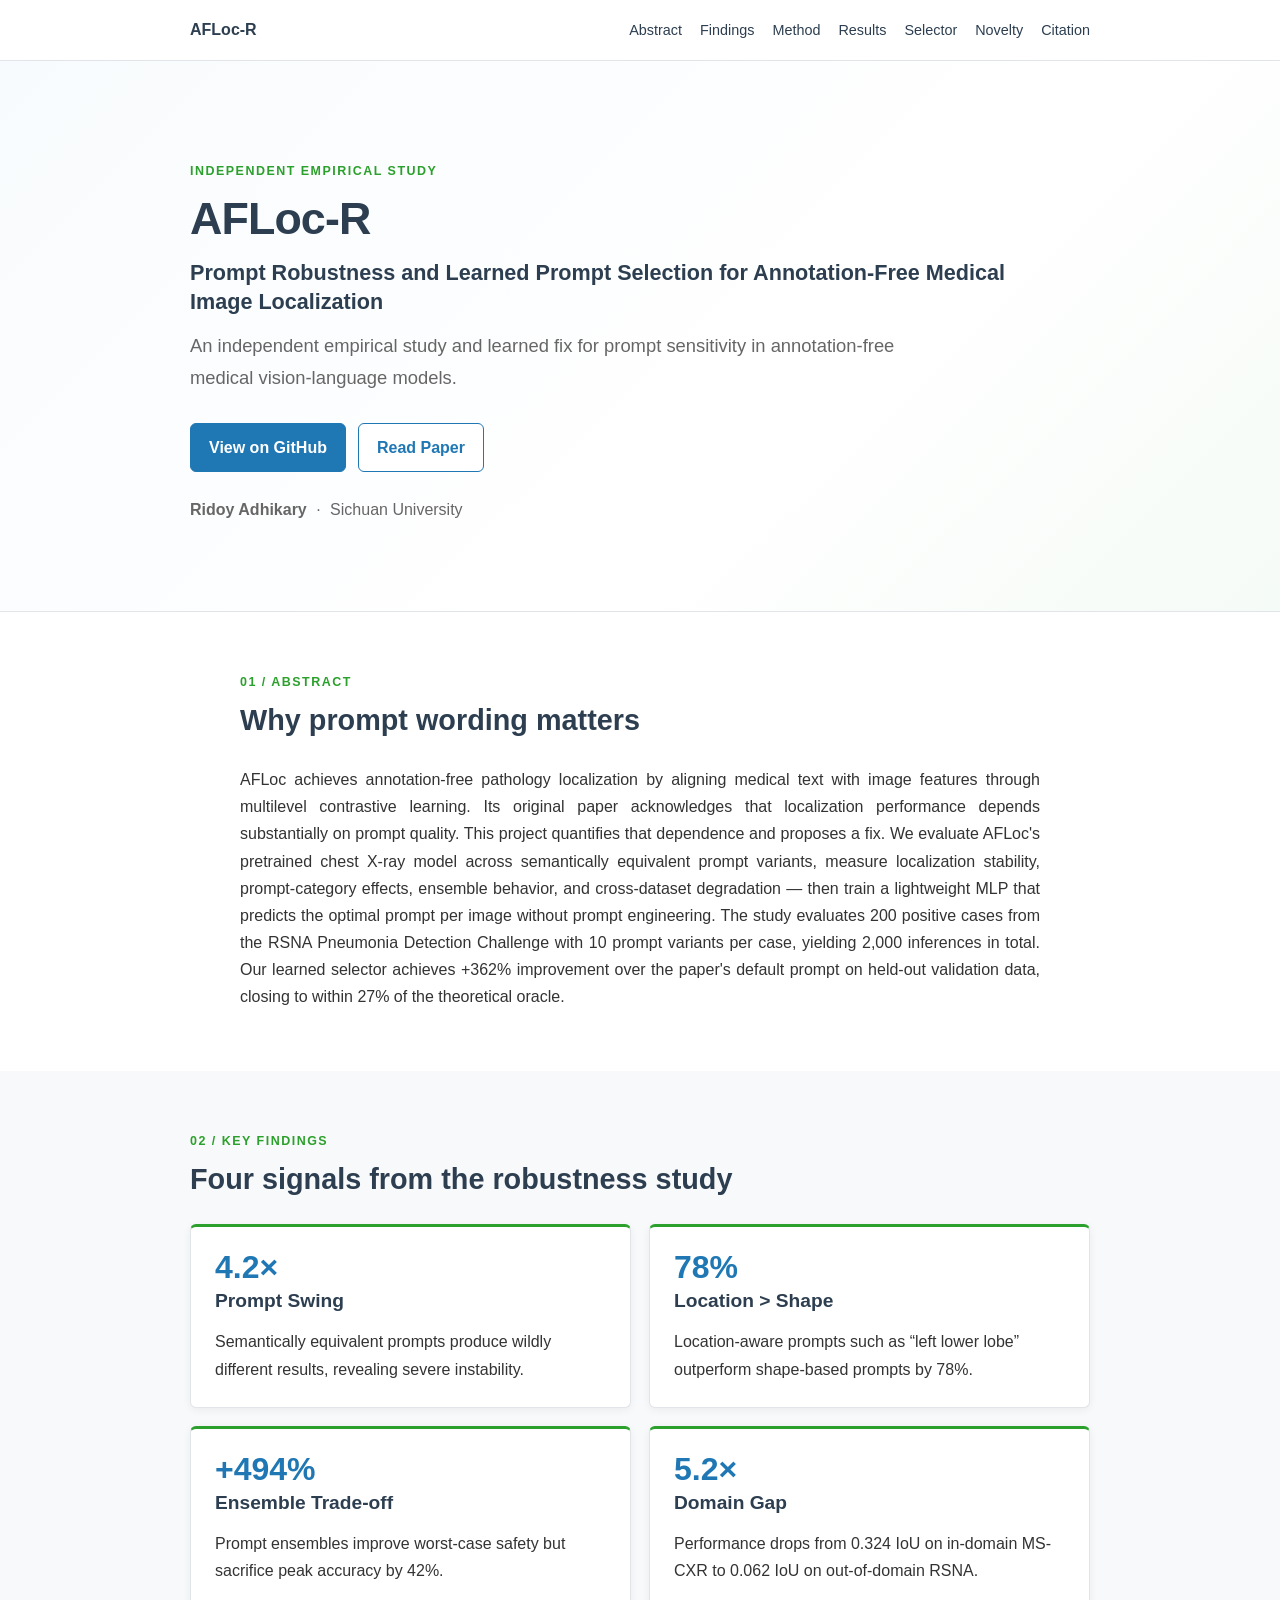
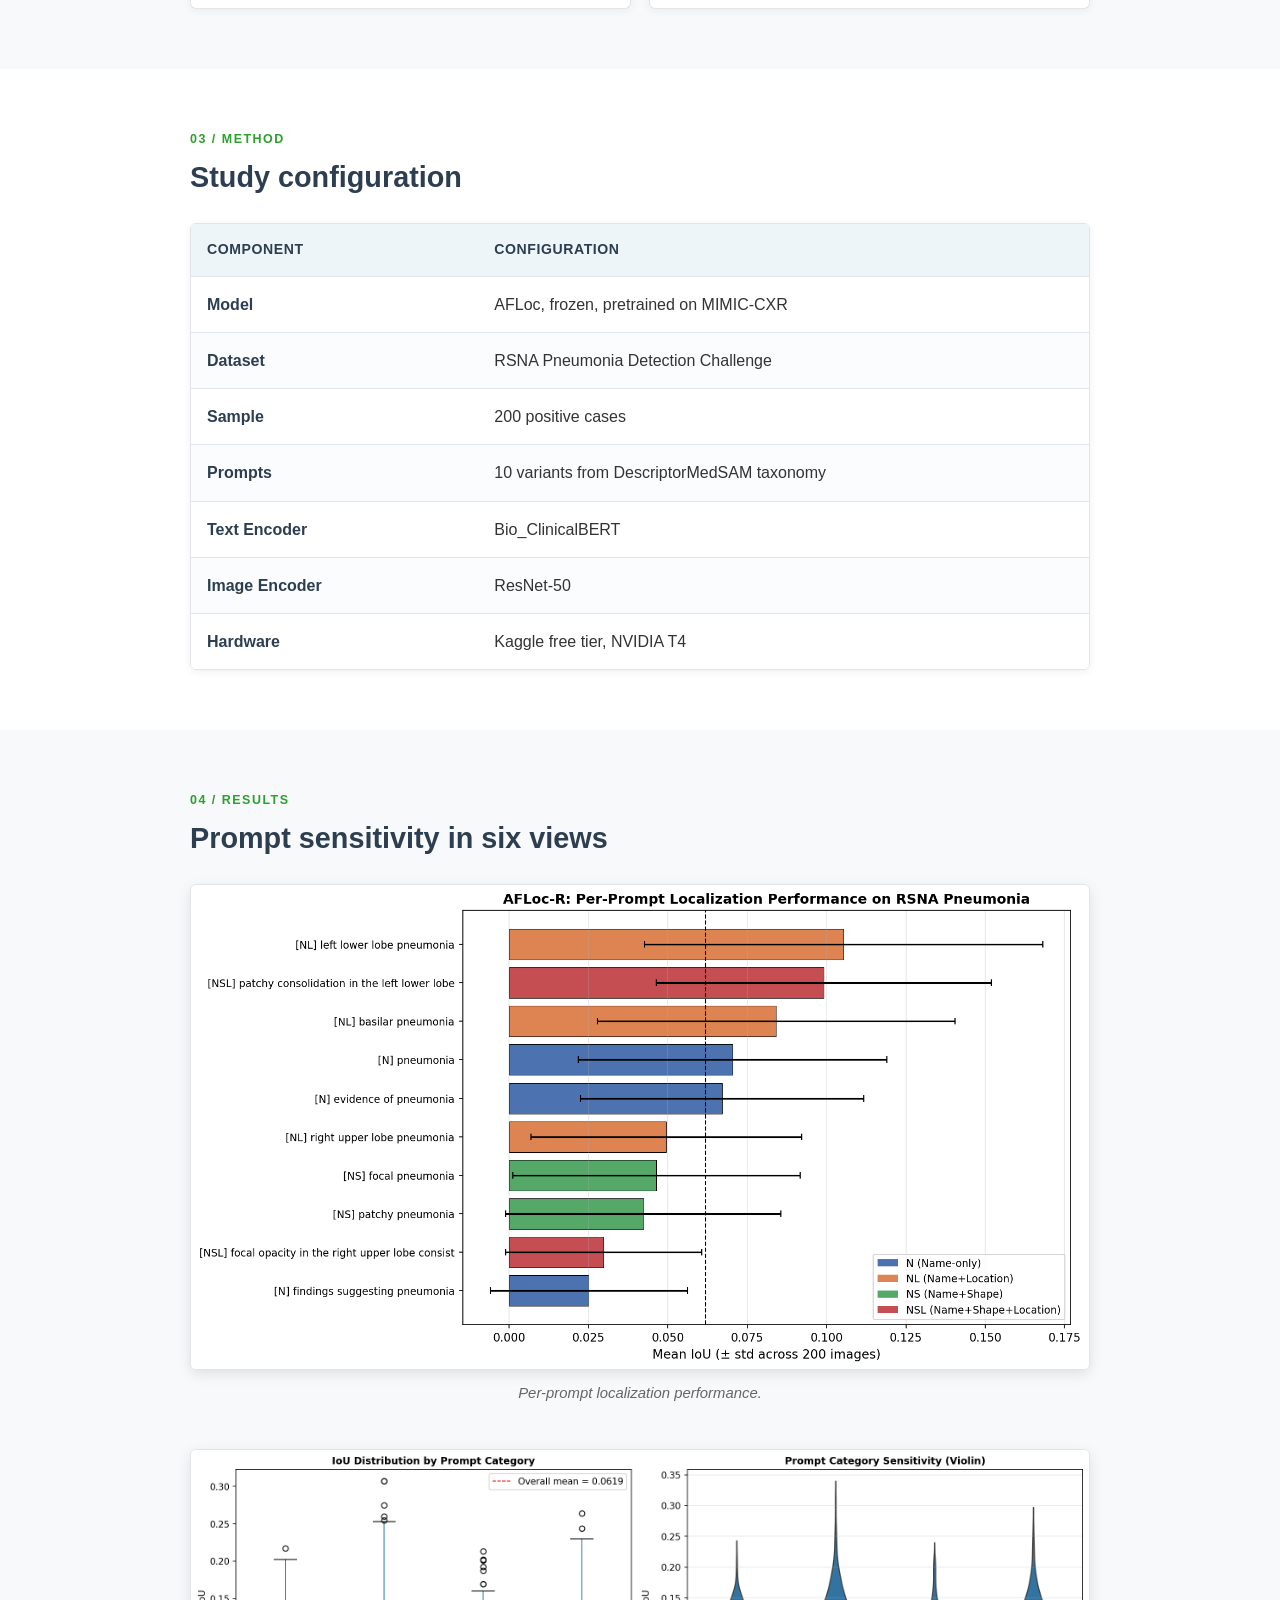
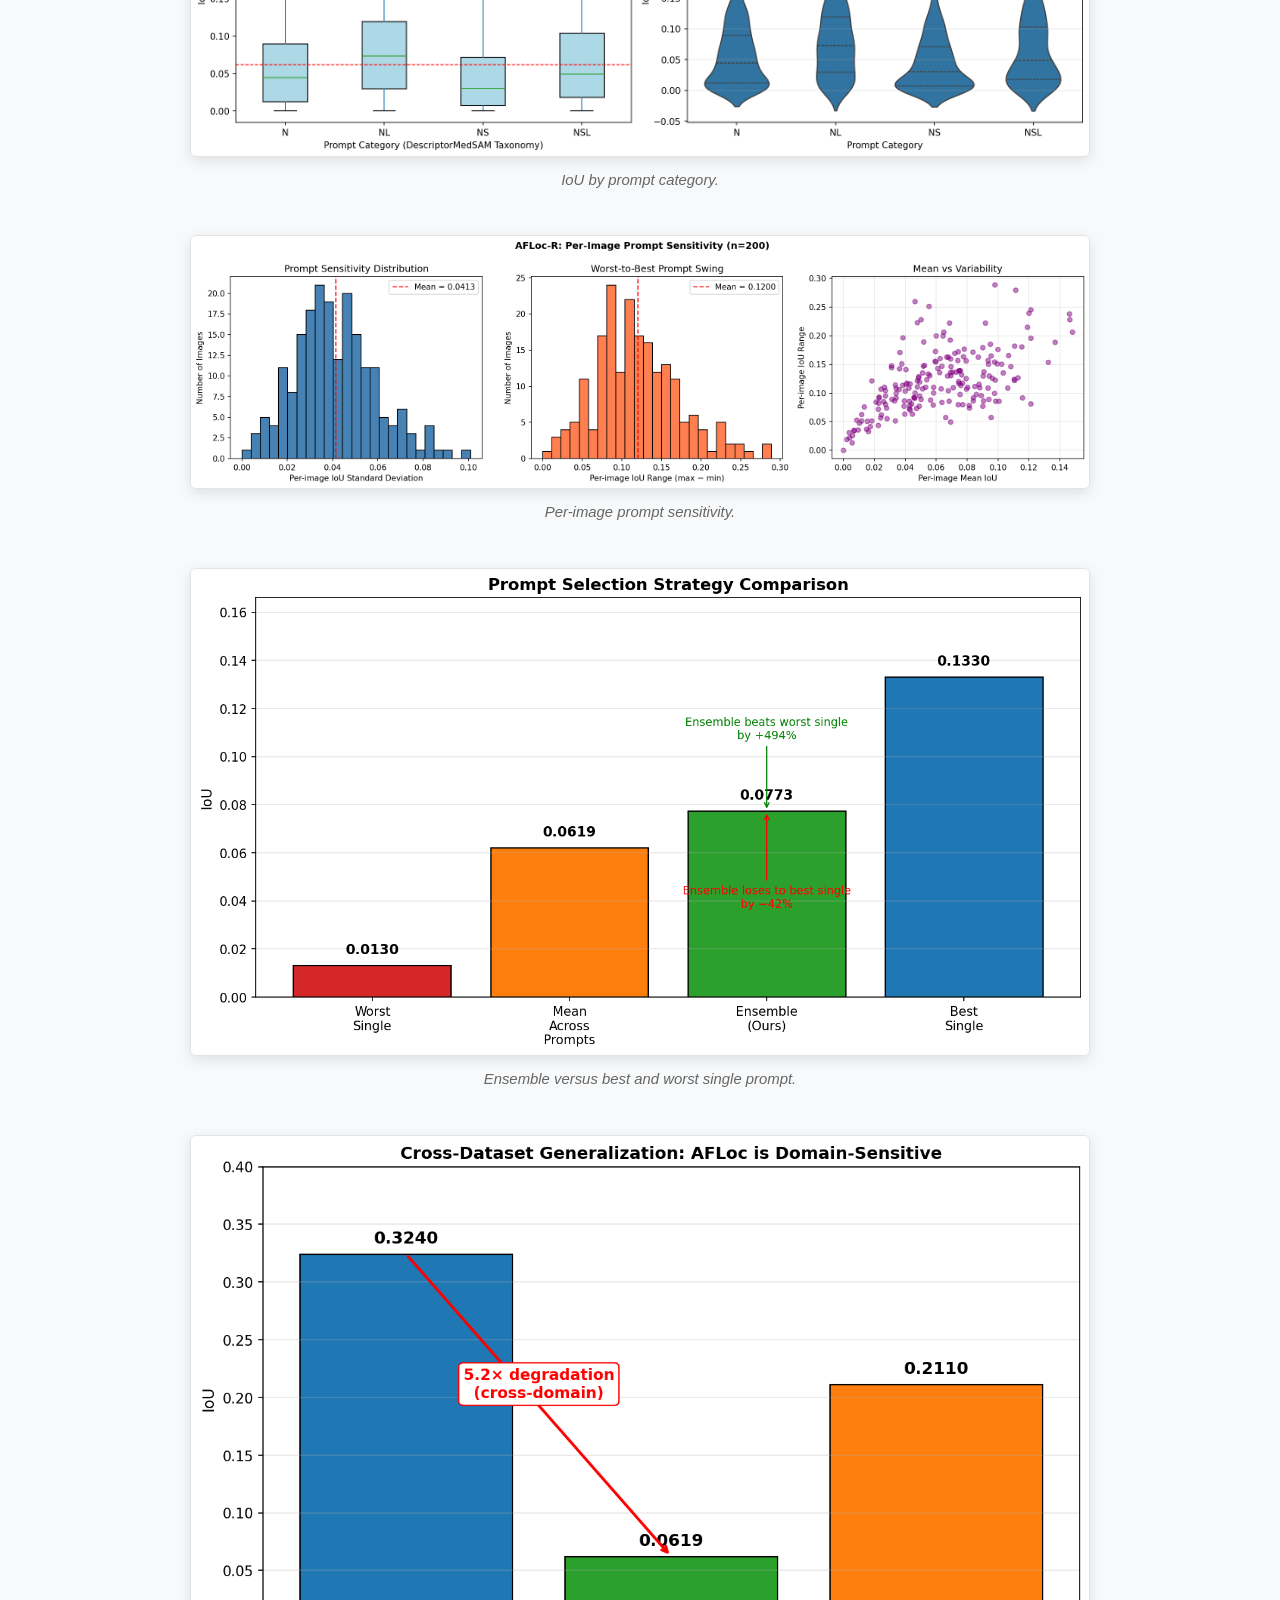
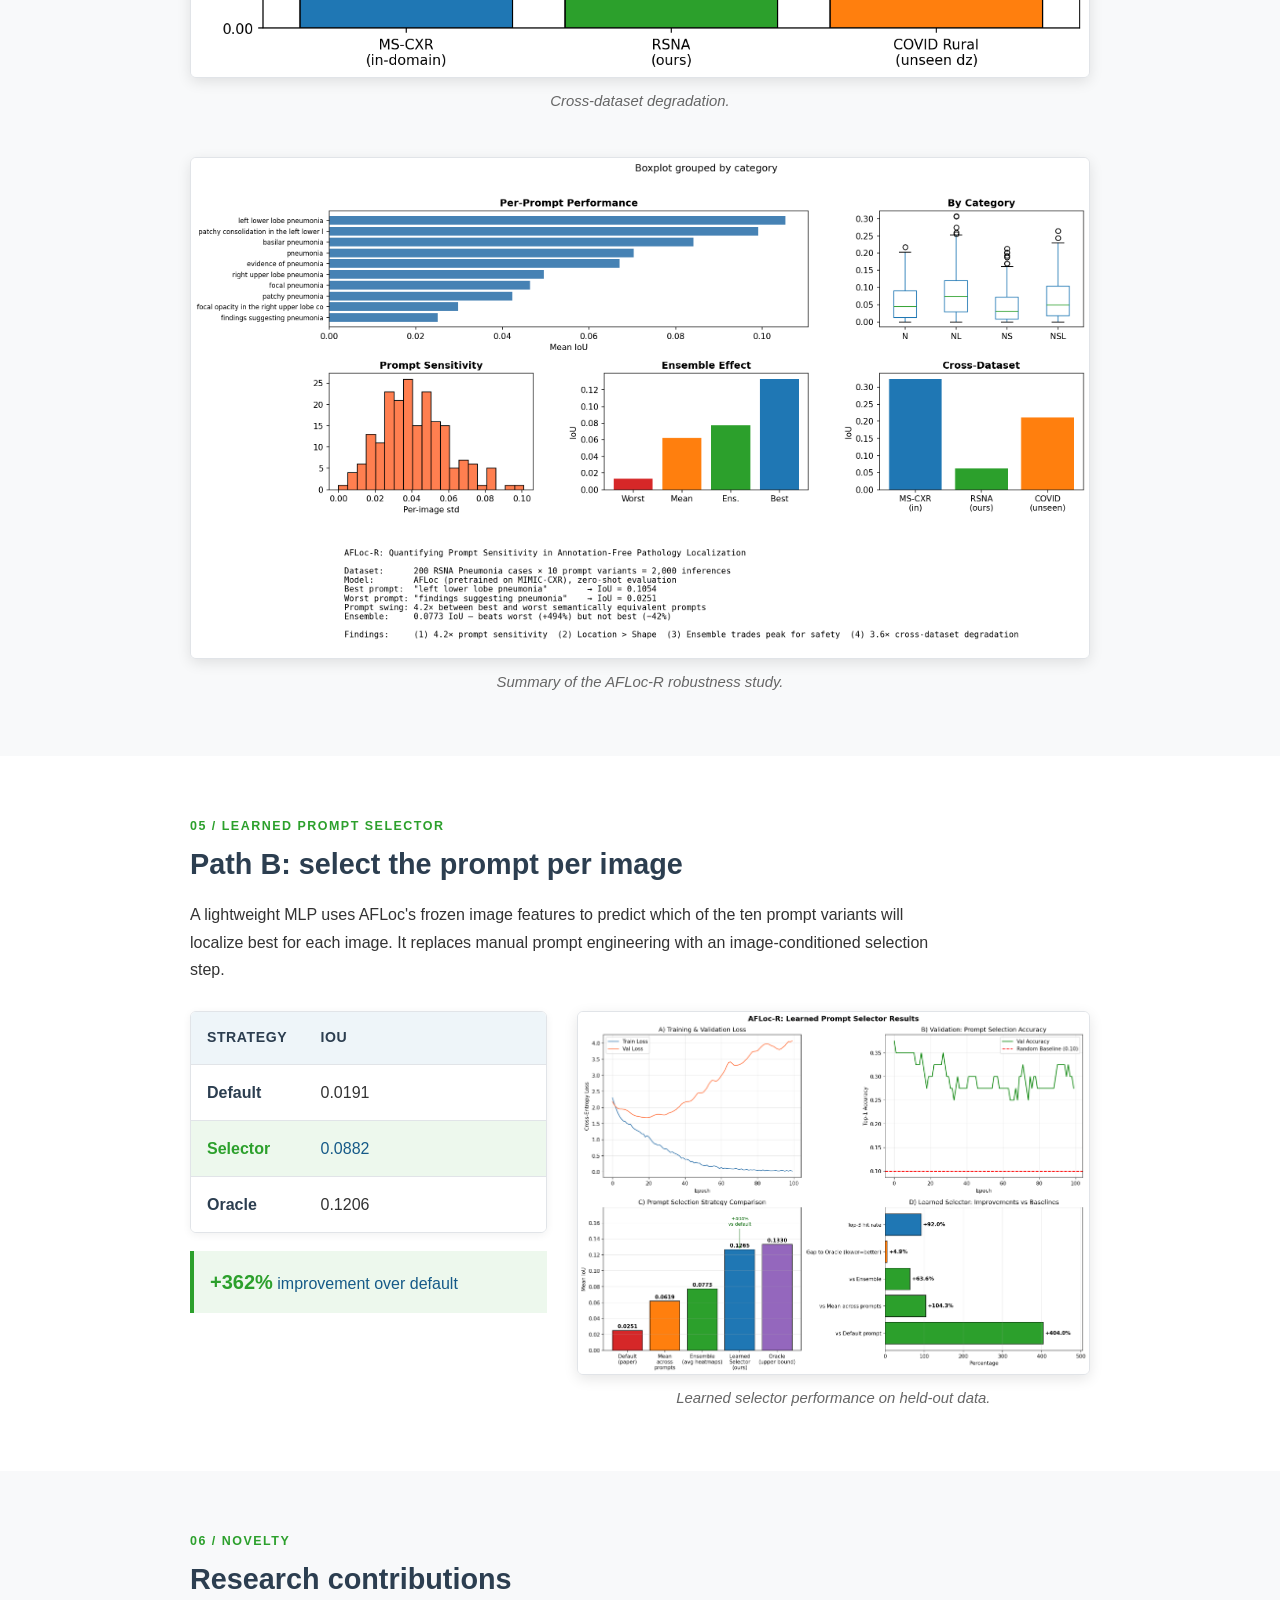
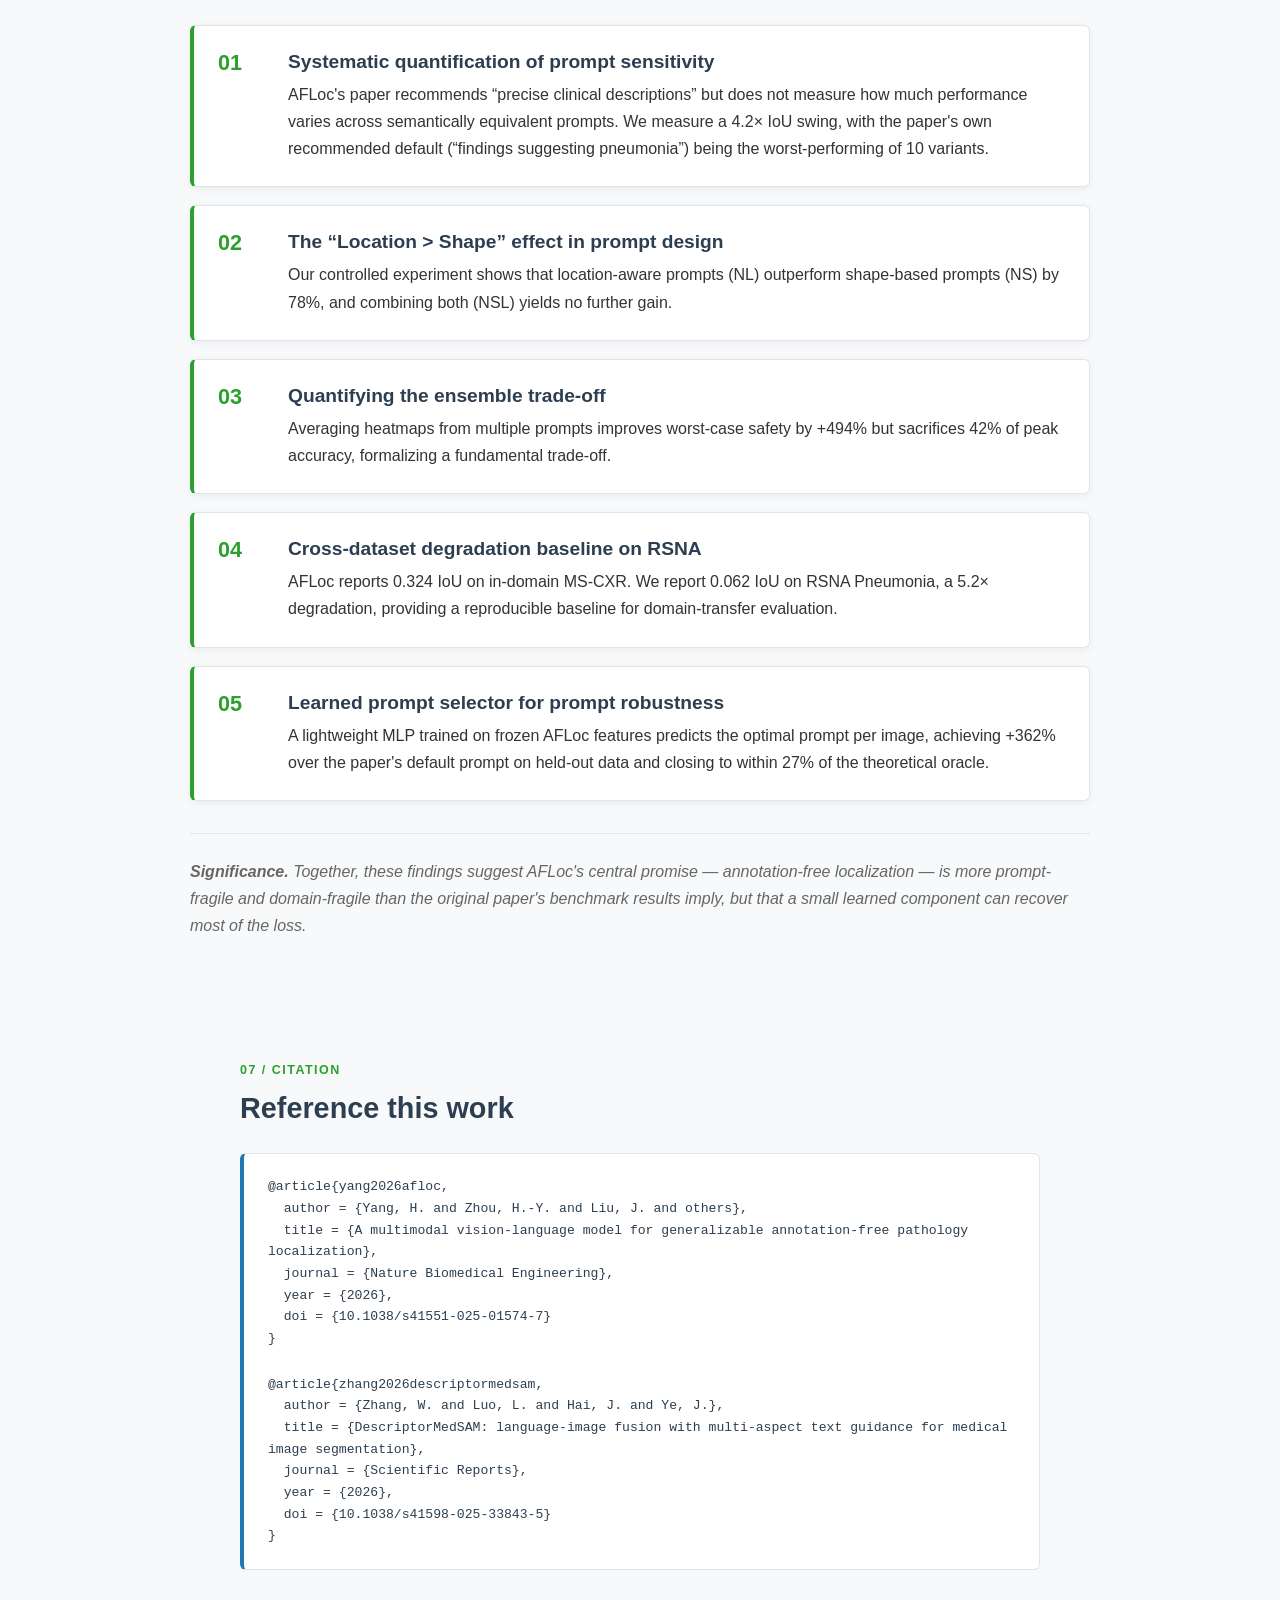
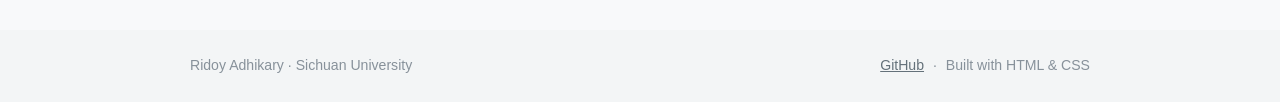
<file: docs/index.html>
<!doctype html>
<html lang="en">
<head>
  <meta charset="utf-8">
  <meta name="viewport" content="width=device-width, initial-scale=1">
  <meta name="description" content="AFLoc-R: prompt robustness and learned prompt selection for annotation-free medical image localization.">
  <title>AFLoc-R | Prompt Robustness and Learned Prompt Selection</title>
  <link rel="stylesheet" href="style.css">
</head>
<body>
  <nav class="site-nav" aria-label="Primary navigation">
    <div class="nav-inner">
      <a class="nav-brand" href="#top" aria-label="AFLoc-R home">AFLoc-R</a>
      <div class="nav-links">
        <a href="#abstract">Abstract</a>
        <a href="#findings">Findings</a>
        <a href="#method">Method</a>
        <a href="#results">Results</a>
        <a href="#selector">Selector</a>
        <a href="#novelty">Novelty</a>
        <a href="#citation">Citation</a>
      </div>
    </div>
  </nav>

  <header class="hero" id="top">
    <div class="hero-inner">
      <p class="eyebrow">Independent empirical study</p>
      <h1>AFLoc-R</h1>
      <p class="hero-subtitle">Prompt Robustness and Learned Prompt Selection for Annotation-Free Medical Image Localization</p>
      <p class="tagline">An independent empirical study and learned fix for prompt sensitivity in annotation-free medical vision-language models.</p>
      <div class="hero-actions">
        <a class="button button-primary" href="https://github.com/ridoy-adhikary/AFLoc_R">View on GitHub</a>
        <a class="button button-secondary" href="https://doi.org/10.1038/s41551-025-01574-7">Read Paper</a>
      </div>
      <p class="byline"><strong>Ridoy Adhikary</strong> <span aria-hidden="true">·</span> Sichuan University</p>
    </div>
  </header>

  <main>
    <section class="section" id="abstract">
      <div class="content narrow">
        <p class="section-label">01 / Abstract</p>
        <h2>Why prompt wording matters</h2>
        <p class="abstract-text">AFLoc achieves annotation-free pathology localization by aligning medical text with image features through multilevel contrastive learning. Its original paper acknowledges that localization performance depends substantially on prompt quality. This project quantifies that dependence and proposes a fix. We evaluate AFLoc's pretrained chest X-ray model across semantically equivalent prompt variants, measure localization stability, prompt-category effects, ensemble behavior, and cross-dataset degradation — then train a lightweight MLP that predicts the optimal prompt per image without prompt engineering. The study evaluates 200 positive cases from the RSNA Pneumonia Detection Challenge with 10 prompt variants per case, yielding 2,000 inferences in total. Our learned selector achieves +362% improvement over the paper's default prompt on held-out validation data, closing to within 27% of the theoretical oracle.</p>
      </div>
    </section>

    <section class="section section-muted" id="findings">
      <div class="content">
        <p class="section-label">02 / Key findings</p>
        <h2>Four signals from the robustness study</h2>
        <div class="finding-grid">
          <article class="finding-card">
            <p class="finding-number">4.2×</p>
            <h3>Prompt Swing</h3>
            <p>Semantically equivalent prompts produce wildly different results, revealing severe instability.</p>
          </article>
          <article class="finding-card">
            <p class="finding-number">78%</p>
            <h3>Location &gt; Shape</h3>
            <p>Location-aware prompts such as “left lower lobe” outperform shape-based prompts by 78%.</p>
          </article>
          <article class="finding-card">
            <p class="finding-number">+494%</p>
            <h3>Ensemble Trade-off</h3>
            <p>Prompt ensembles improve worst-case safety but sacrifice peak accuracy by 42%.</p>
          </article>
          <article class="finding-card">
            <p class="finding-number">5.2×</p>
            <h3>Domain Gap</h3>
            <p>Performance drops from 0.324 IoU on in-domain MS-CXR to 0.062 IoU on out-of-domain RSNA.</p>
          </article>
        </div>
      </div>
    </section>

    <section class="section" id="method">
      <div class="content">
        <p class="section-label">03 / Method</p>
        <h2>Study configuration</h2>
        <div class="table-wrap">
          <table>
            <caption class="visually-hidden">AFLoc-R study components and configurations</caption>
            <thead><tr><th scope="col">Component</th><th scope="col">Configuration</th></tr></thead>
            <tbody>
              <tr><th scope="row">Model</th><td>AFLoc, frozen, pretrained on MIMIC-CXR</td></tr>
              <tr><th scope="row">Dataset</th><td>RSNA Pneumonia Detection Challenge</td></tr>
              <tr><th scope="row">Sample</th><td>200 positive cases</td></tr>
              <tr><th scope="row">Prompts</th><td>10 variants from DescriptorMedSAM taxonomy</td></tr>
              <tr><th scope="row">Text Encoder</th><td>Bio_ClinicalBERT</td></tr>
              <tr><th scope="row">Image Encoder</th><td>ResNet-50</td></tr>
              <tr><th scope="row">Hardware</th><td>Kaggle free tier, NVIDIA T4</td></tr>
            </tbody>
          </table>
        </div>
      </div>
    </section>

    <section class="section section-muted" id="results">
      <div class="content">
        <p class="section-label">04 / Results</p>
        <h2>Prompt sensitivity in six views</h2>
        <div class="figure-list">
          <figure class="research-figure"><img src="figures/fig1_per_prompt.png" alt="Bar chart showing localization performance for each prompt variant" loading="lazy"><figcaption>Per-prompt localization performance.</figcaption></figure>
          <figure class="research-figure"><img src="figures/fig2_category_distribution.png" alt="Distribution of IoU scores by prompt category" loading="lazy"><figcaption>IoU by prompt category.</figcaption></figure>
          <figure class="research-figure"><img src="figures/fig3_variance.png" alt="Chart showing per-image sensitivity to prompt choice" loading="lazy"><figcaption>Per-image prompt sensitivity.</figcaption></figure>
          <figure class="research-figure"><img src="figures/fig4_ensemble.png" alt="Comparison of ensemble, best single prompt, and worst single prompt" loading="lazy"><figcaption>Ensemble versus best and worst single prompt.</figcaption></figure>
          <figure class="research-figure"><img src="figures/fig5_cross_dataset.png" alt="Comparison of AFLoc performance on in-domain MS-CXR and out-of-domain RSNA" loading="lazy"><figcaption>Cross-dataset degradation.</figcaption></figure>
          <figure class="research-figure"><img src="figures/fig_summary.png" alt="Summary of AFLoc-R robustness study results" loading="lazy"><figcaption>Summary of the AFLoc-R robustness study.</figcaption></figure>
        </div>
      </div>
    </section>

    <section class="section" id="selector">
      <div class="content">
        <p class="section-label">05 / Learned prompt selector</p>
        <h2>Path B: select the prompt per image</h2>
        <p class="section-intro">A lightweight MLP uses AFLoc's frozen image features to predict which of the ten prompt variants will localize best for each image. It replaces manual prompt engineering with an image-conditioned selection step.</p>
        <div class="selector-layout">
          <div>
            <div class="table-wrap">
              <table>
                <caption class="visually-hidden">Learned prompt selector IoU results</caption>
                <thead><tr><th scope="col">Strategy</th><th scope="col">IoU</th></tr></thead>
                <tbody>
                  <tr><th scope="row">Default</th><td>0.0191</td></tr>
                  <tr class="highlight-row"><th scope="row">Selector</th><td>0.0882</td></tr>
                  <tr><th scope="row">Oracle</th><td>0.1206</td></tr>
                </tbody>
              </table>
            </div>
            <p class="callout"><strong>+362%</strong> improvement over default</p>
          </div>
          <figure class="research-figure selector-figure"><img src="figures/fig6_learned_selector.png" alt="Plot showing learned prompt selector performance against default and oracle strategies" loading="lazy"><figcaption>Learned selector performance on held-out data.</figcaption></figure>
        </div>
      </div>
    </section>

    <section class="section section-muted" id="novelty">
      <div class="content">
        <p class="section-label">06 / Novelty</p>
        <h2>Research contributions</h2>
        <div class="novelty-grid">
          <article class="novelty-card">
            <div class="novelty-number" aria-hidden="true">01</div>
            <div>
              <h3>Systematic quantification of prompt sensitivity</h3>
              <p>AFLoc's paper recommends “precise clinical descriptions” but does not measure how much performance varies across semantically equivalent prompts. We measure a 4.2× IoU swing, with the paper's own recommended default (“findings suggesting pneumonia”) being the worst-performing of 10 variants.</p>
            </div>
          </article>
          <article class="novelty-card">
            <div class="novelty-number" aria-hidden="true">02</div>
            <div>
              <h3>The “Location &gt; Shape” effect in prompt design</h3>
              <p>Our controlled experiment shows that location-aware prompts (NL) outperform shape-based prompts (NS) by 78%, and combining both (NSL) yields no further gain.</p>
            </div>
          </article>
          <article class="novelty-card">
            <div class="novelty-number" aria-hidden="true">03</div>
            <div>
              <h3>Quantifying the ensemble trade-off</h3>
              <p>Averaging heatmaps from multiple prompts improves worst-case safety by +494% but sacrifices 42% of peak accuracy, formalizing a fundamental trade-off.</p>
            </div>
          </article>
          <article class="novelty-card">
            <div class="novelty-number" aria-hidden="true">04</div>
            <div>
              <h3>Cross-dataset degradation baseline on RSNA</h3>
              <p>AFLoc reports 0.324 IoU on in-domain MS-CXR. We report 0.062 IoU on RSNA Pneumonia, a 5.2× degradation, providing a reproducible baseline for domain-transfer evaluation.</p>
            </div>
          </article>
          <article class="novelty-card">
            <div class="novelty-number" aria-hidden="true">05</div>
            <div>
              <h3>Learned prompt selector for prompt robustness</h3>
              <p>A lightweight MLP trained on frozen AFLoc features predicts the optimal prompt per image, achieving +362% over the paper's default prompt on held-out data and closing to within 27% of the theoretical oracle.</p>
            </div>
          </article>
        </div>
        <p class="significance"><strong>Significance.</strong> Together, these findings suggest AFLoc's central promise — annotation-free localization — is more prompt-fragile and domain-fragile than the original paper's benchmark results imply, but that a small learned component can recover most of the loss.</p>
      </div>
    </section>

    <section class="section section-muted" id="citation">
      <div class="content narrow">
        <p class="section-label">07 / Citation</p>
        <h2>Reference this work</h2>
        <div class="citation-block">
          <p>@article{yang2026afloc,<br>
          &nbsp;&nbsp;author = {Yang, H. and Zhou, H.-Y. and Liu, J. and others},<br>
          &nbsp;&nbsp;title = {A multimodal vision-language model for generalizable annotation-free pathology localization},<br>
          &nbsp;&nbsp;journal = {Nature Biomedical Engineering},<br>
          &nbsp;&nbsp;year = {2026},<br>
          &nbsp;&nbsp;doi = {10.1038/s41551-025-01574-7}<br>
          }</p>
          <p>@article{zhang2026descriptormedsam,<br>
          &nbsp;&nbsp;author = {Zhang, W. and Luo, L. and Hai, J. and Ye, J.},<br>
          &nbsp;&nbsp;title = {DescriptorMedSAM: language-image fusion with multi-aspect text guidance for medical image segmentation},<br>
          &nbsp;&nbsp;journal = {Scientific Reports},<br>
          &nbsp;&nbsp;year = {2026},<br>
          &nbsp;&nbsp;doi = {10.1038/s41598-025-33843-5}<br>
          }</p>
        </div>
      </div>
    </section>
  </main>

  <footer class="site-footer">
    <div class="content footer-inner">
      <p>Ridoy Adhikary · Sichuan University</p>
      <p><a href="https://github.com/ridoy-adhikary/AFLoc_R">GitHub</a> <span aria-hidden="true">·</span> Built with HTML &amp; CSS</p>
    </div>
  </footer>
</body>
</html>
</file>
<file: docs/style.css>
/* Base and theme */
:root {
  --blue: #1f77b4;
  --blue-dark: #165a88;
  --teal: #2ca02c;
  --white: #ffffff;
  --section: #f8f9fa;
  --slate: #2c3e50;
  --body: #333333;
  --muted: #666666;
  --border: #e1e4e8;
  --shadow: 0 2px 8px rgba(0, 0, 0, 0.06);
  --content-width: 900px;
}

* { box-sizing: border-box; }
html { scroll-behavior: smooth; }
body {
  margin: 0;
  color: var(--body);
  background: var(--white);
  font-family: -apple-system, BlinkMacSystemFont, "Segoe UI", Roboto, sans-serif;
  font-size: 16px;
  line-height: 1.7;
}
a { color: var(--blue); }
a:hover, a:focus-visible { color: var(--blue-dark); }

/* Shared layout */
.content, .hero-inner, .nav-inner {
  width: min(calc(100% - 48px), var(--content-width));
  margin: 0 auto;
}
.narrow { max-width: 800px; }
.section { padding: 60px 0; scroll-margin-top: 80px; }
.section-muted { background: var(--section); }
.section-label, .eyebrow {
  margin: 0 0 10px;
  color: var(--teal);
  font-size: 0.78rem;
  font-weight: 700;
  letter-spacing: 0.12em;
  text-transform: uppercase;
}
h1, h2, h3 { margin-top: 0; color: var(--slate); line-height: 1.2; }
h1 { margin-bottom: 12px; font-size: clamp(2.25rem, 5vw, 2.8em); letter-spacing: -0.02em; }
h2 { margin-bottom: 28px; font-size: 1.8em; }
h3 { margin-bottom: 8px; font-size: 1.2em; }

/* Sticky navigation */
.site-nav {
  position: sticky;
  z-index: 10;
  top: 0;
  min-height: 60px;
  background: rgba(255, 255, 255, 0.97);
  border-bottom: 1px solid var(--border);
}
.nav-inner {
  display: flex;
  min-height: 60px;
  align-items: center;
  justify-content: space-between;
  gap: 18px;
}
.nav-brand { color: var(--slate); font-weight: 800; text-decoration: none; }
.nav-links { display: flex; flex-wrap: wrap; justify-content: flex-end; gap: 4px 18px; }
.nav-links a { padding: 5px 0; color: var(--slate); font-size: 0.9rem; text-decoration: none; }
.nav-links a:hover, .nav-links a:focus-visible { color: var(--blue); }

/* Hero */
.hero {
  padding: 100px 0 88px;
  background: linear-gradient(135deg, #f8fbfd 0%, #ffffff 62%, #f5fbf6 100%);
  border-bottom: 1px solid var(--border);
}
.hero-subtitle { max-width: 850px; margin: 0 0 14px; color: var(--slate); font-size: 1.35rem; font-weight: 600; line-height: 1.35; }
.tagline { max-width: 710px; margin: 0; color: var(--muted); font-size: 1.15rem; }
.hero-actions { display: flex; flex-wrap: wrap; gap: 12px; margin: 30px 0 24px; }
.button { display: inline-block; padding: 10px 18px; border: 1px solid var(--blue); border-radius: 6px; font-weight: 700; text-decoration: none; transition: background-color 160ms ease, border-color 160ms ease, color 160ms ease; }
.button-primary { color: var(--white); background: var(--blue); }
.button-primary:hover, .button-primary:focus-visible { color: var(--white); background: var(--blue-dark); border-color: var(--blue-dark); }
.button-secondary { color: var(--blue); background: var(--white); }
.button-secondary:hover, .button-secondary:focus-visible { color: var(--white); background: var(--blue); }
.byline { margin: 0; color: var(--muted); }
.byline span, .footer-inner span { padding: 0 5px; }

/* Abstract and findings */
.abstract-text { margin: 0; text-align: justify; hyphens: auto; }
.finding-grid { display: grid; grid-template-columns: repeat(2, minmax(0, 1fr)); gap: 18px; }
.finding-card { padding: 24px; background: var(--white); border: 1px solid var(--border); border-top: 3px solid var(--teal); border-radius: 6px; box-shadow: var(--shadow); }
.finding-card p:last-child { margin-bottom: 0; }
.finding-number { margin: 0 0 6px; color: var(--blue); font-size: 2rem; font-weight: 800; line-height: 1; }

/* Tables */
.table-wrap { overflow-x: auto; border: 1px solid var(--border); border-radius: 6px; box-shadow: var(--shadow); }
table { width: 100%; border-collapse: collapse; background: var(--white); }
th, td { padding: 14px 16px; border-bottom: 1px solid var(--border); text-align: left; vertical-align: top; }
thead th { color: var(--slate); background: #eef5f9; font-size: 0.88rem; letter-spacing: 0.04em; text-transform: uppercase; }
tbody tr:nth-child(even) { background: #fbfcfd; }
tbody tr:last-child th, tbody tr:last-child td { border-bottom: 0; }
th[scope="row"] { width: 32%; color: var(--slate); }
.highlight-row { color: var(--blue-dark); background: #edf8ed !important; }
.highlight-row th { color: var(--teal); }

/* Figures */
.figure-list { display: grid; gap: 42px; }
.research-figure { margin: 0; text-align: center; }
.research-figure img { display: block; width: auto; max-width: 100%; height: auto; margin: 0 auto; border: 1px solid var(--border); border-radius: 6px; box-shadow: 0 4px 14px rgba(0, 0, 0, 0.1); }
figcaption { margin-top: 11px; color: var(--muted); font-size: 0.93rem; font-style: italic; }

/* Selector */
.section-intro { max-width: 740px; margin: -8px 0 28px; }
.selector-layout { display: grid; grid-template-columns: minmax(0, 0.82fr) minmax(0, 1.18fr); align-items: start; gap: 30px; }
.callout { margin: 18px 0 0; padding: 14px 16px; color: var(--blue-dark); background: #edf8ed; border-left: 4px solid var(--teal); }
.callout strong { color: var(--teal); font-size: 1.25rem; }

/* Novelty contributions */
.novelty-grid { display: grid; gap: 18px; }
.novelty-card { display: grid; grid-template-columns: 52px 1fr; gap: 18px; padding: 24px; background: var(--white); border: 1px solid var(--border); border-left: 4px solid var(--teal); border-radius: 6px; box-shadow: var(--shadow); }
.novelty-card h3 { margin-bottom: 8px; }
.novelty-card p { margin: 0; }
.novelty-number { color: var(--teal); font-size: 1.35rem; font-weight: 800; line-height: 1.2; }
.significance { margin: 32px 0 0; padding: 24px 0 0; color: var(--muted); border-top: 1px solid var(--border); font-style: italic; }

/* Citation, footer, and accessibility */
.citation-block { padding: 22px 24px; overflow-x: auto; color: var(--slate); background: var(--white); border: 1px solid var(--border); border-left: 4px solid var(--blue); border-radius: 6px; font-family: "SF Mono", Consolas, monospace; font-size: 0.82rem; line-height: 1.65; }
.citation-block p { min-width: 640px; margin: 0 0 24px; }
.citation-block p:last-child { margin-bottom: 0; }
.site-footer { color: #87919a; background: #f3f5f6; font-size: 0.88rem; }
.footer-inner { display: flex; flex-wrap: wrap; align-items: center; justify-content: space-between; gap: 8px 20px; padding-top: 24px; padding-bottom: 24px; }
.footer-inner p { margin: 0; }
.site-footer a { color: #64717a; }
.visually-hidden { position: absolute; width: 1px; height: 1px; padding: 0; overflow: hidden; clip: rect(0, 0, 0, 0); white-space: nowrap; border: 0; }
.error-page { min-height: 100vh; display: grid; place-items: center; background: var(--section); }
.error-content { width: min(calc(100% - 48px), 620px); padding: 48px 0; text-align: center; }
.error-content h1 { margin-bottom: 12px; }
.error-content p:not(.eyebrow) { margin-bottom: 28px; color: var(--muted); }

/* Responsive adjustments */
@media (max-width: 700px) {
  .content, .hero-inner, .nav-inner { width: min(calc(100% - 32px), var(--content-width)); }
  .nav-inner { display: block; padding: 10px 0 8px; }
  .nav-brand { display: inline-block; margin-bottom: 5px; }
  .nav-links { justify-content: flex-start; gap: 2px 14px; }
  .nav-links a { font-size: 0.84rem; }
  .hero { padding: 70px 0 62px; }
  .section { padding: 48px 0; }
  .finding-grid, .selector-layout { grid-template-columns: 1fr; }
  .selector-figure { order: -1; }
  .novelty-card { grid-template-columns: 1fr; gap: 10px; }
  th, td { padding: 12px; }
}
@media (max-width: 420px) {
  body { font-size: 15px; }
  h1 { font-size: 2.15rem; }
  h2 { font-size: 1.6em; }
  .hero-actions { align-items: stretch; flex-direction: column; }
  .button { text-align: center; }
  .abstract-text { text-align: left; }
}
</file>
